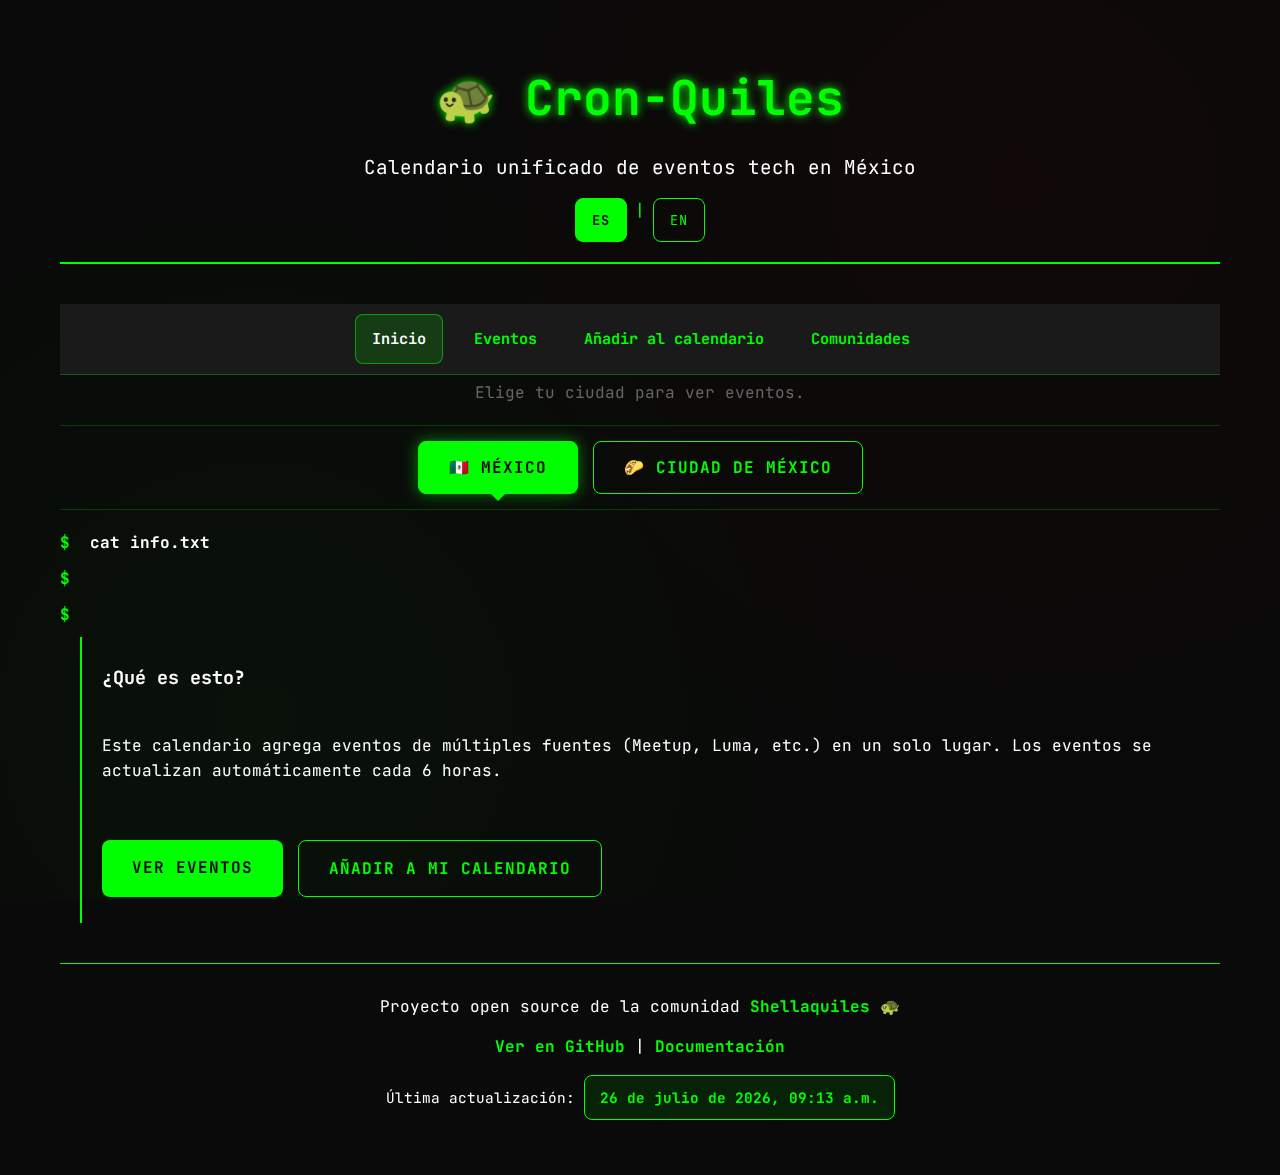
<file: index.html>
<!DOCTYPE html>
<html lang="es">
<head>
    <meta charset="UTF-8">
    <meta name="viewport" content="width=device-width, initial-scale=1.0">
    <link rel="icon" href="data:image/svg+xml,<svg xmlns='http://www.w3.org/2000/svg' viewBox='0 0 100 100'><text y='.9em' font-size='90'>🐢</text></svg>">
    <title>🐢 Cron-Quiles - Eventos Tech México</title>
    <link rel="preconnect" href="https://fonts.googleapis.com">
    <link rel="preconnect" href="https://fonts.gstatic.com" crossorigin>
    <link href="https://fonts.googleapis.com/css2?family=JetBrains+Mono:wght@400;500;600;700&display=swap" rel="stylesheet">
    <link rel="stylesheet" href="css/styles.css">
</head>
<body>
    <div class="terminal">
        <div class="terminal-header">
            <div class="terminal-title">🐢 Cron-Quiles</div>
            <div class="terminal-subtitle" data-i18n="site.subtitle">Calendario unificado de eventos tech en México</div>
            <div class="lang-switcher">
                <button class="lang-btn active" data-lang="es" aria-label="Español">ES</button>
                <span class="lang-separator">|</span>
                <button class="lang-btn" data-lang="en" aria-label="English">EN</button>
            </div>
        </div>

        <nav class="section-nav" aria-label="Navegación principal">
            <a href="index.html" class="section-nav-link active" data-i18n="nav.linkInicio">Inicio</a>
            <a href="eventos.html" class="section-nav-link" data-i18n="nav.linkEventos">Eventos</a>
            <a href="suscribir.html" class="section-nav-link" data-i18n="nav.linkSuscribir">Añadir al calendario</a>
            <a href="comunidades.html" class="section-nav-link" data-i18n="nav.linkComunidades">Comunidades</a>
        </nav>

        <p class="welcome-hint" data-i18n="hint.welcome">Elige tu ciudad para ver eventos.</p>

        <div class="city-tabs">
            <div class="events-loading">...</div>
        </div>

        <div class="home-content">
            <!-- Comando 1: Qué es Cron-Quiles -->
            <div class="prompt">
                <span class="cursor">$</span>
                <span class="command-text">cat info.txt</span>
            </div>
            <div class="output" id="section-info">
                <p>Cron-Quiles es el agregador de eventos técnicos más audaz de México. 
                Nuestra misión es que nadie se pierda un meetup por falta de visibilidad.</p>
            </div>

            <!-- Comando 2: Actividades -->
            <div class="prompt">
                <span class="cursor">$</span>
                <span class="command-text">ls actividades/</span>
            </div>
            <div class="output" id="section-actividades">
                <p>Explora meetups, talleres y conferencias en las principales ciudades tecnológicas del país.</p>
            </div>
            <!-- Comando 3: Organización -->
            <div class="prompt">
                <span class="cursor">$</span>
                <span class="command-text">finger shellaquiles</span>
            </div>
            <div class="output" id="section-shellaquiles">
                <p><strong>Shellaquiles</strong> es el gremio supremo que orquesta Cron-Quiles. 
                Dedicados a la democratización del conocimiento técnico y el código abierto.</p>
            </div>
        </div>

        <div class="landing-block output">
            <h2 class="friendly-heading" data-i18n="hint.whatIsThis">¿Qué es esto?</h2>
            <p data-i18n="desc.content">
                Este calendario agrega eventos de múltiples fuentes (Meetup, Luma, etc.)
                en un solo lugar. Los eventos se actualizan automáticamente cada 6 horas.
            </p>
            <div class="btn-group landing-ctas">
                <a href="eventos.html" id="btn-ver-eventos" class="btn" data-i18n="landing.verEventos">Ver eventos</a>
                <a href="suscribir.html" class="btn btn-secondary" data-i18n="landing.anadirCalendario">Añadir a mi calendario</a>
            </div>
        </div>

        <div class="footer">
            <p>
                <span data-i18n="footer.project">Proyecto open source de la comunidad</span> <strong><a href="https://shellaquiles.org"> Shellaquiles</a></strong> 🐢
            </p>
            <p style="margin-top: var(--spacing-md);">
                <a href="https://github.com/shellaquiles/cron-quiles" data-i18n="footer.github">Ver en GitHub</a> |
                <a href="https://github.com/shellaquiles/cron-quiles/blob/main/README.md" data-i18n="footer.docs">Documentación</a>
            </p>
            <p style="margin-top: var(--spacing-md); font-size: 0.9em;">
                <span data-i18n="footer.lastUpdate">Última actualización:</span> <span class="last-update" id="last-update" data-i18n="footer.loading">Cargando...</span>
            </p>
        </div>
    </div>

    <script type="module" src="js/app.js"></script>
</body>
</html>
</file>
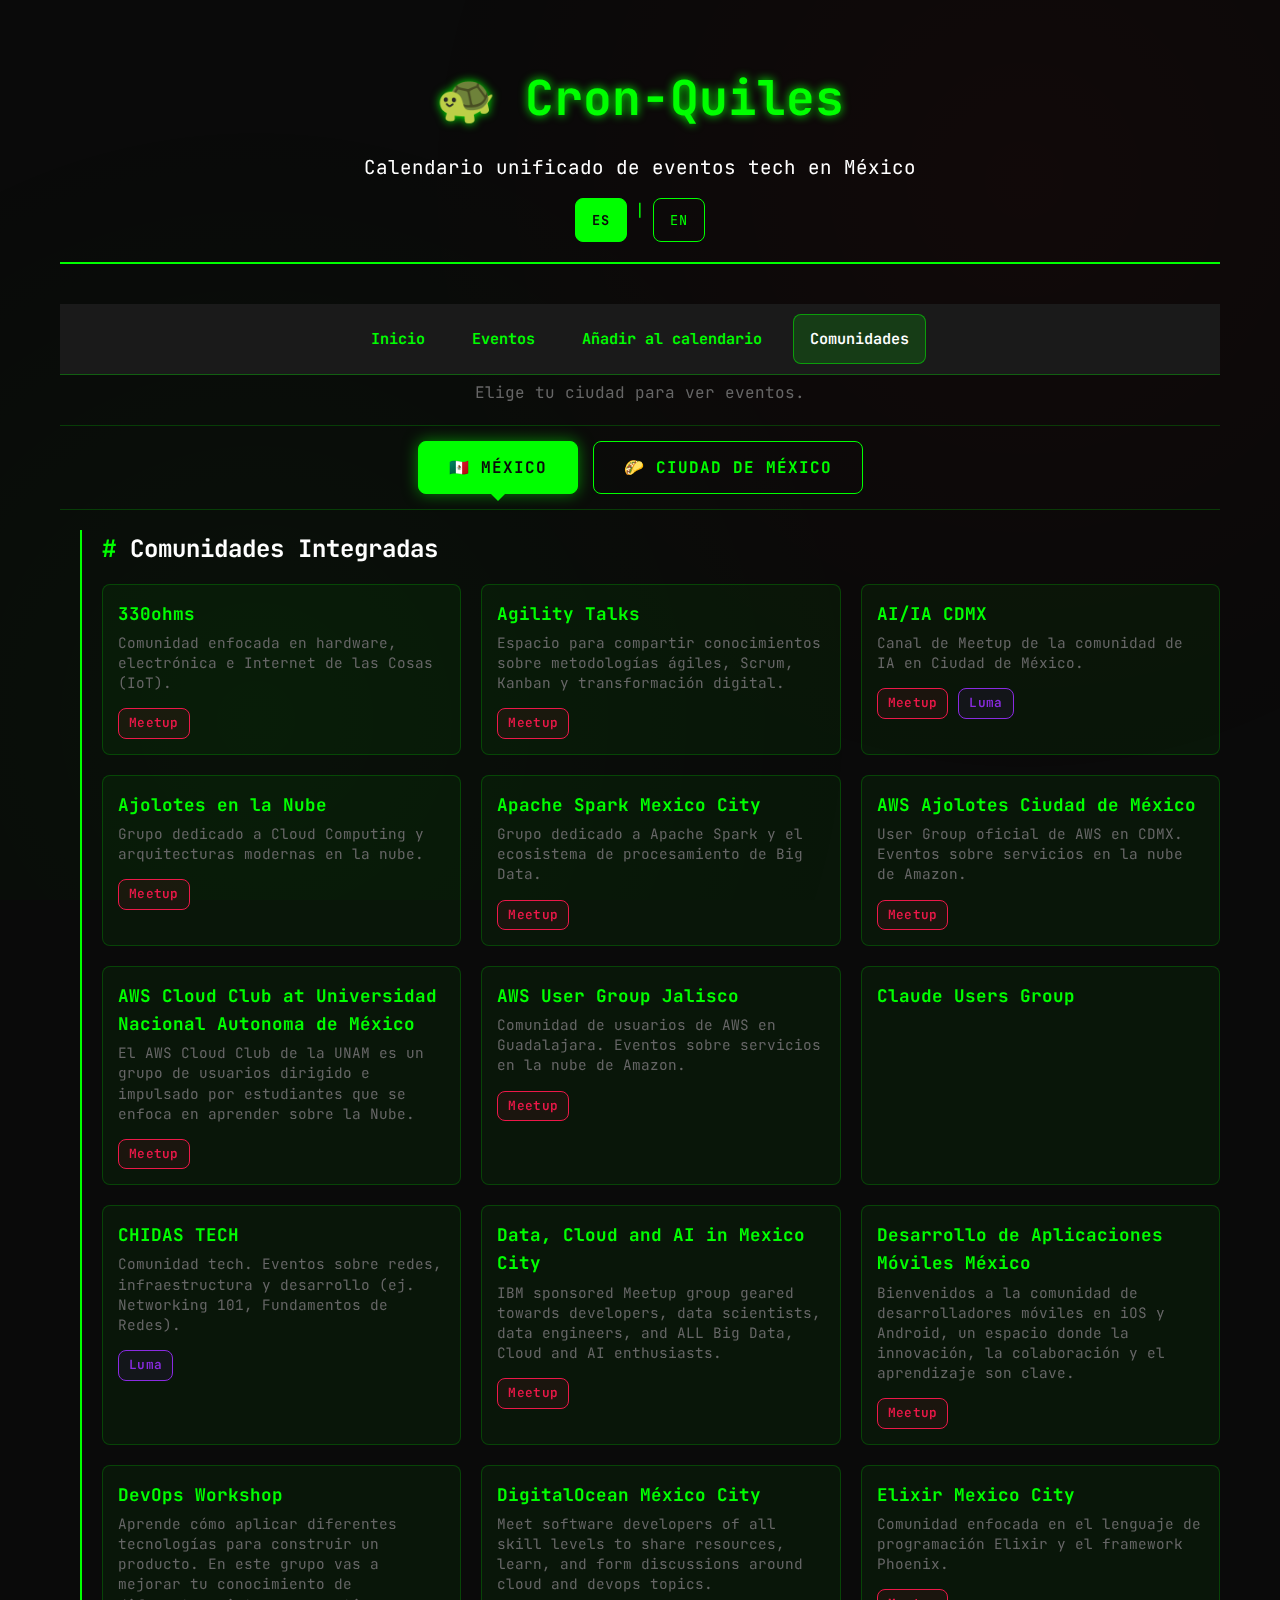
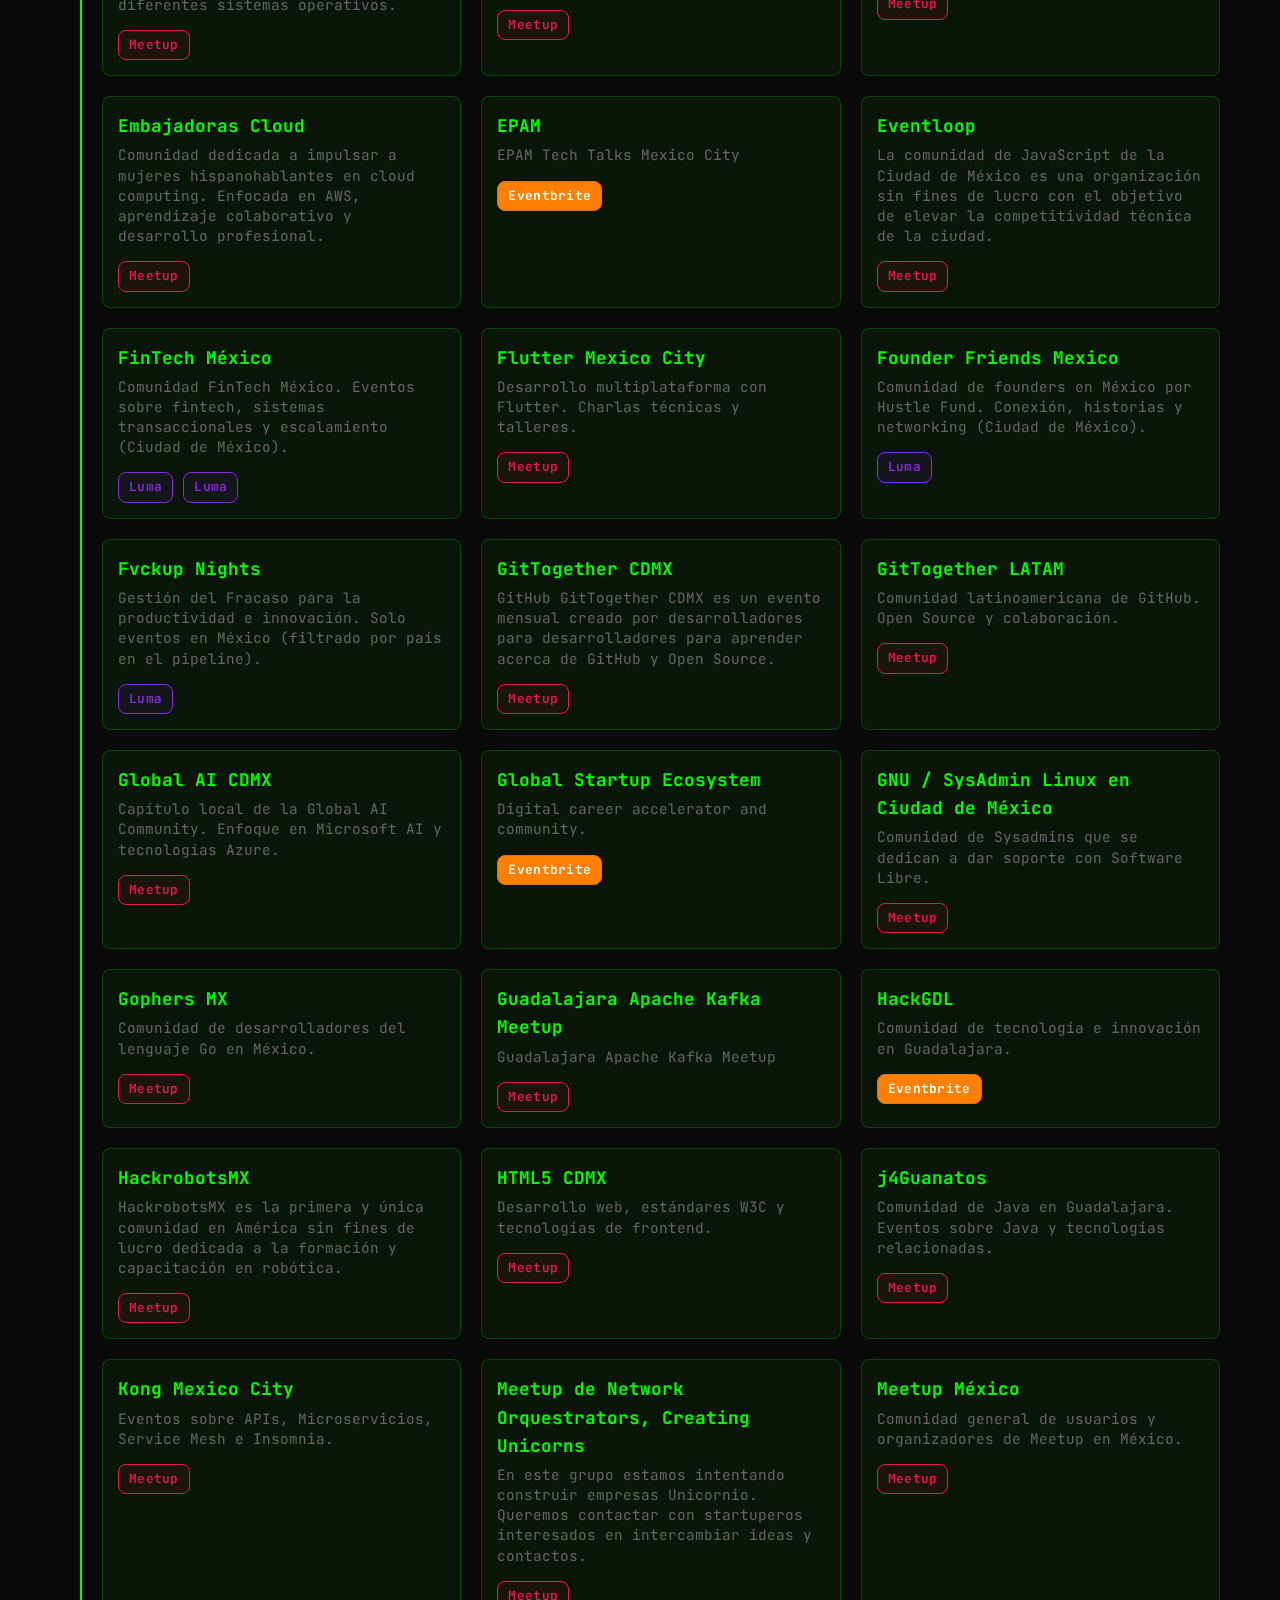
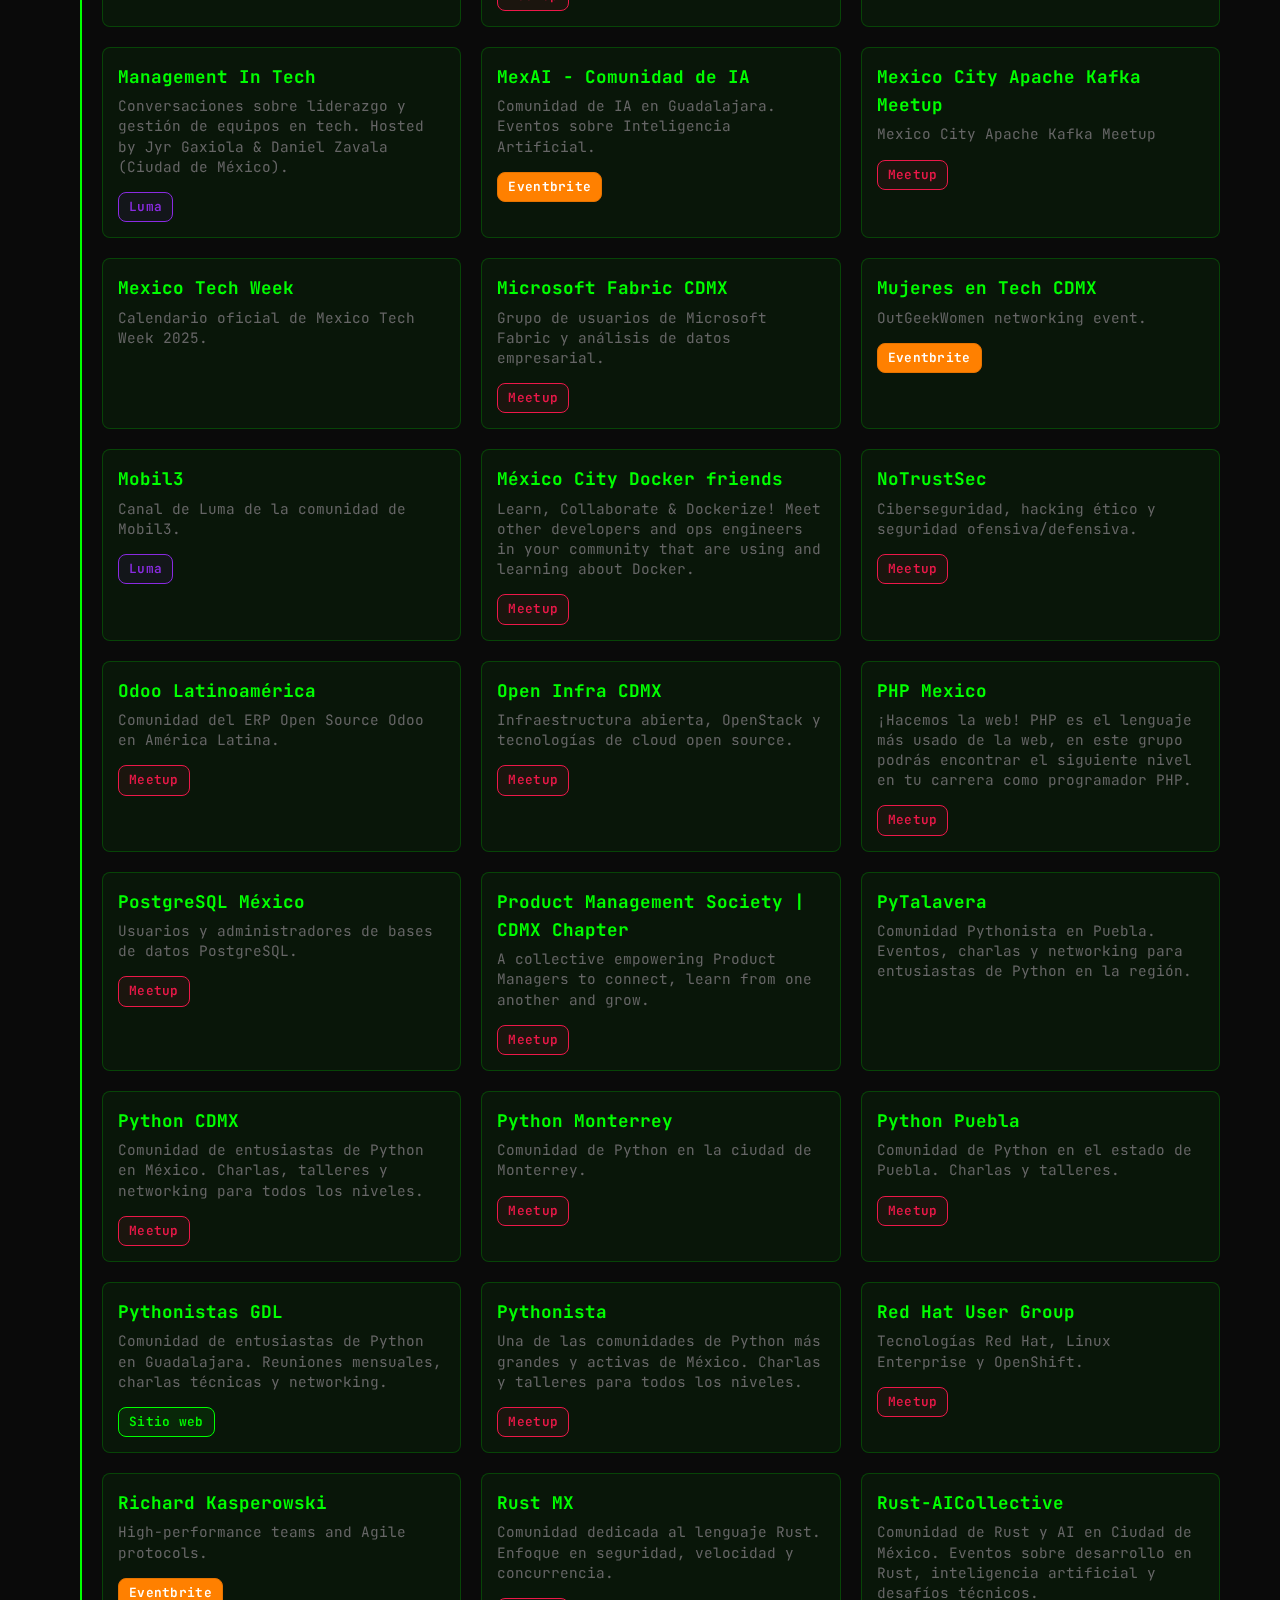
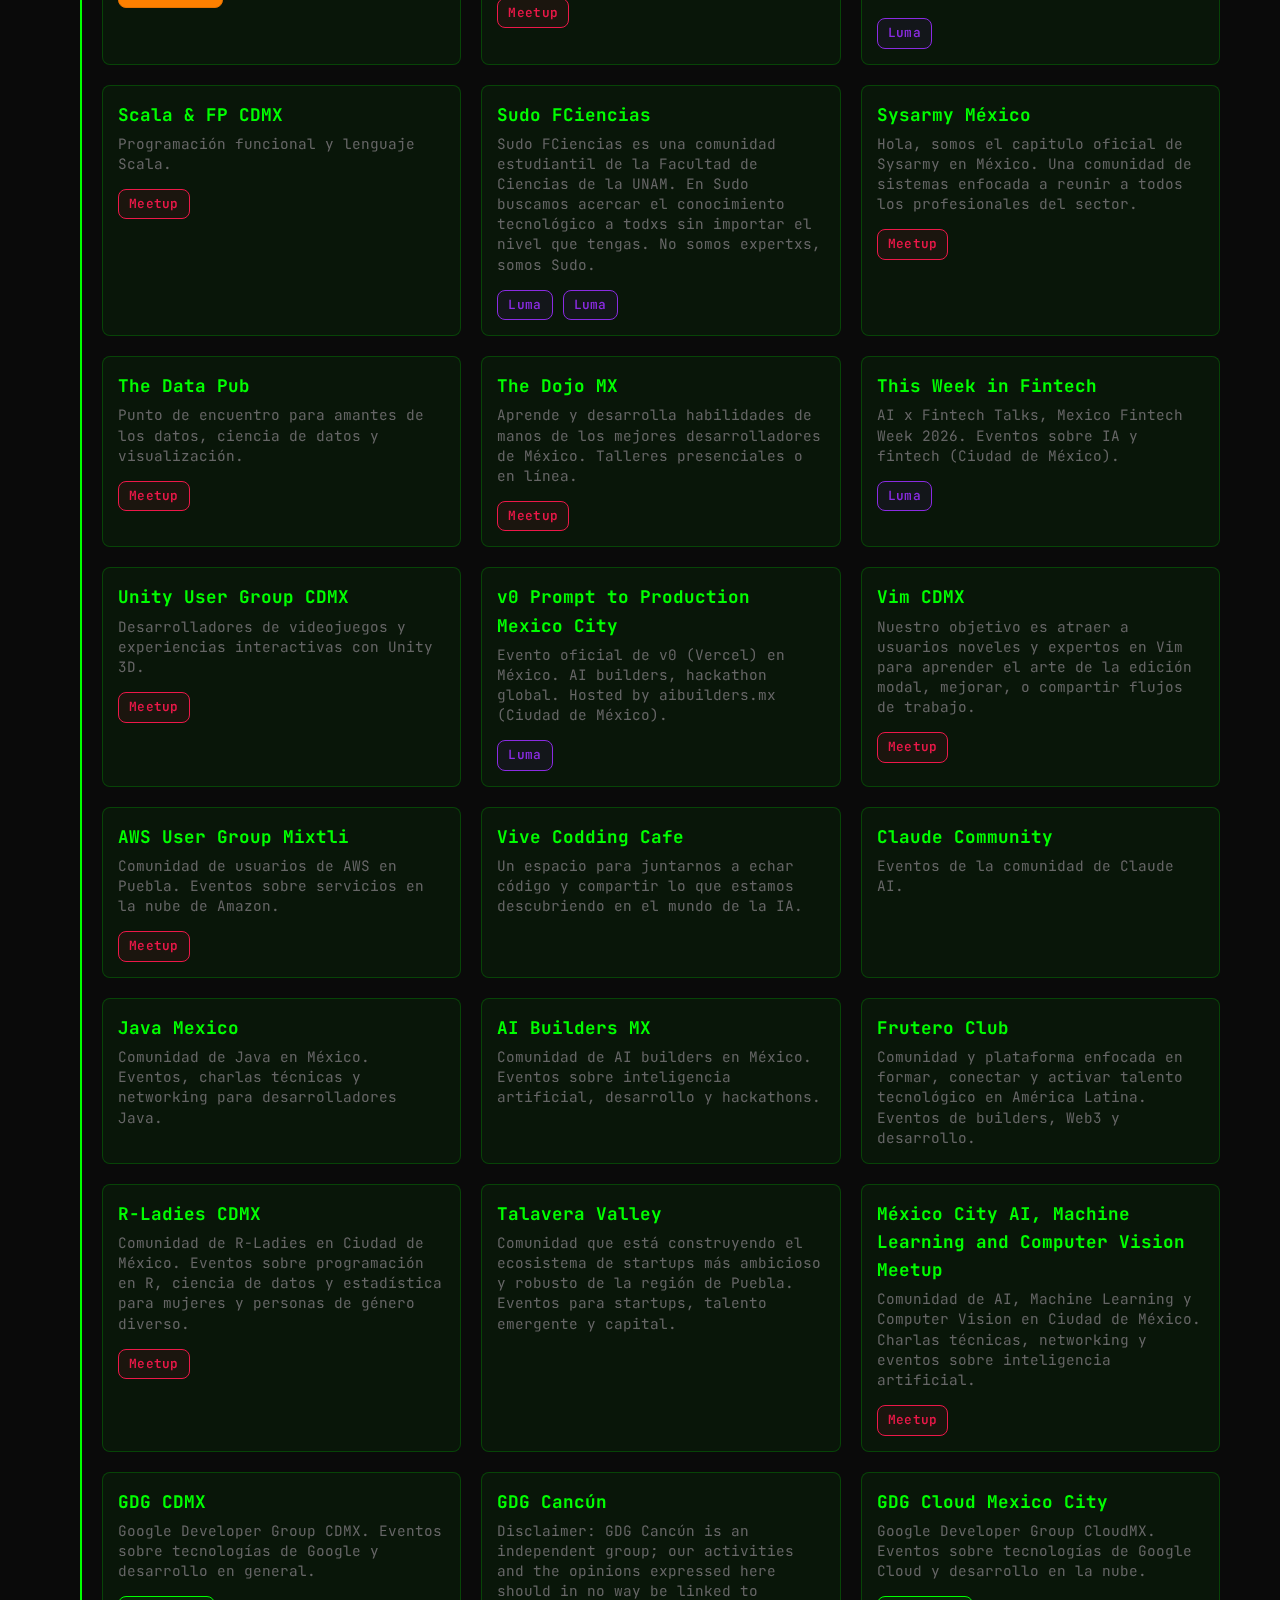
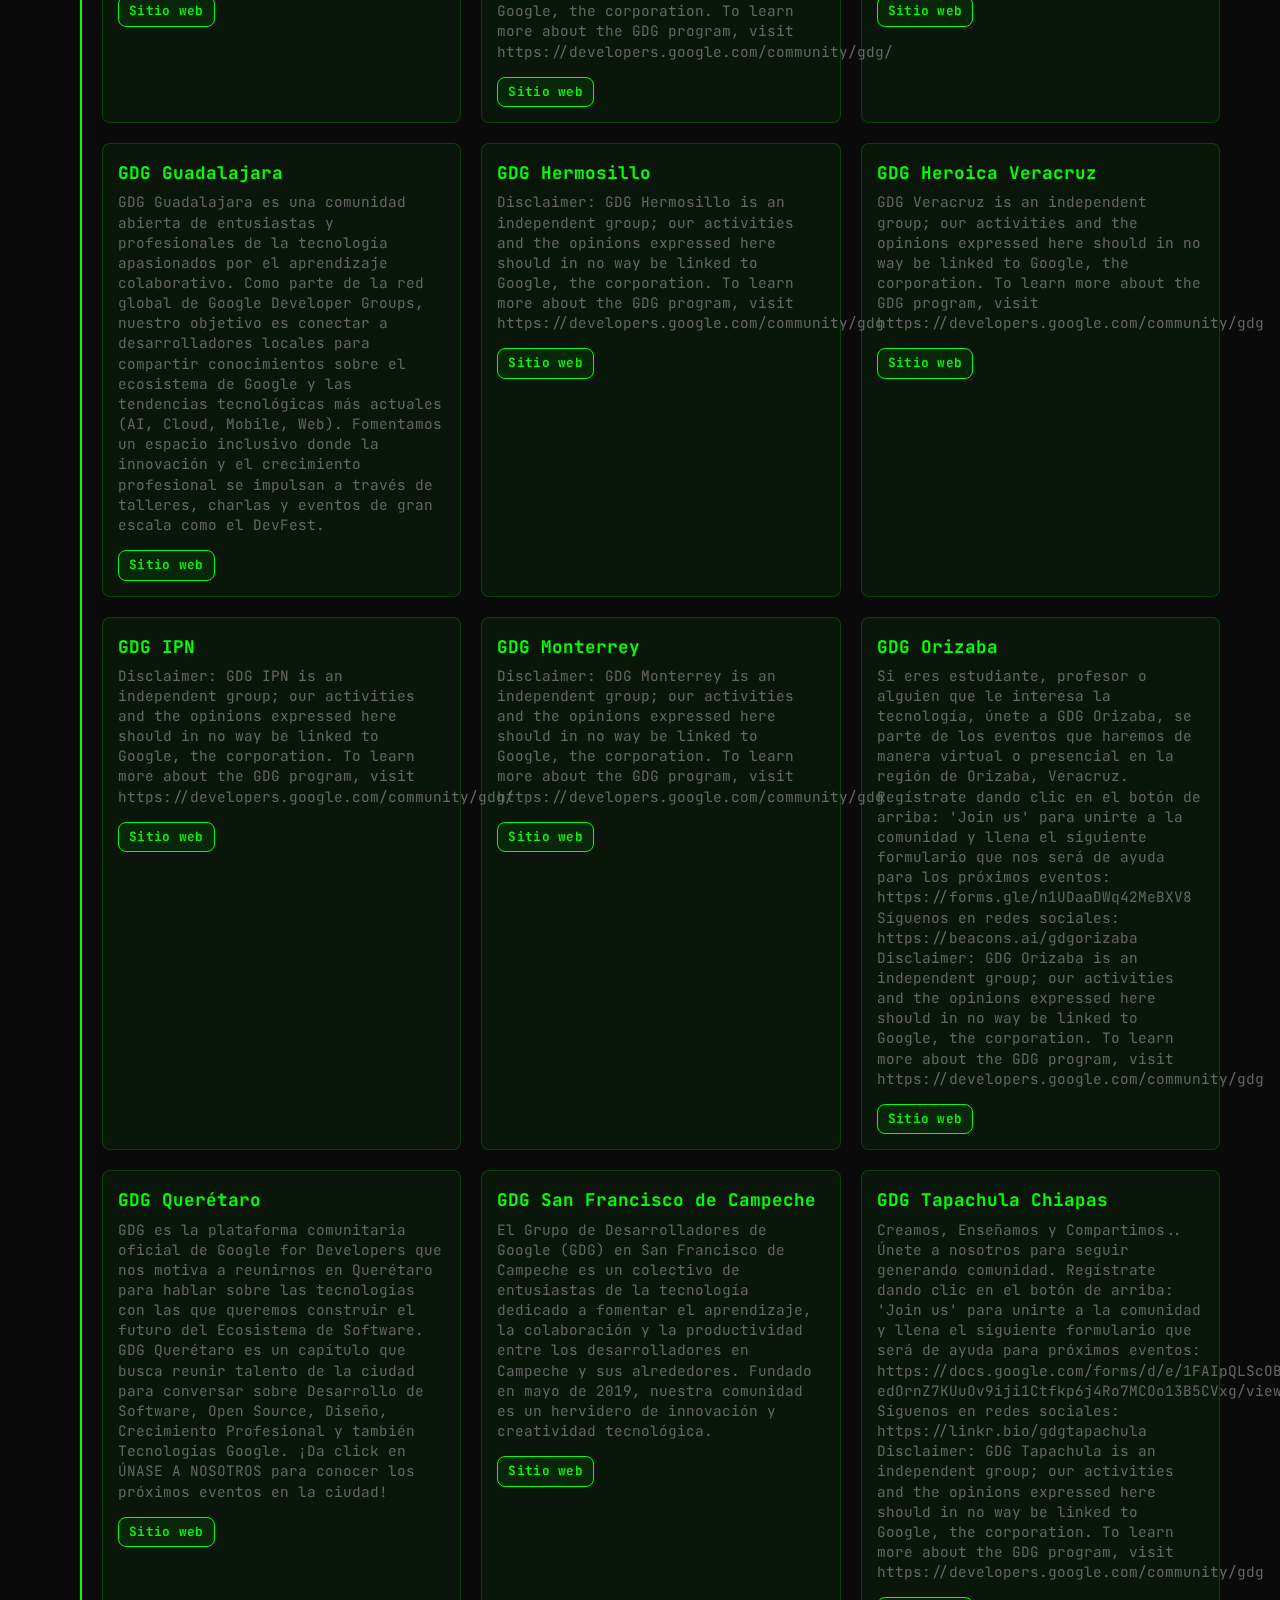
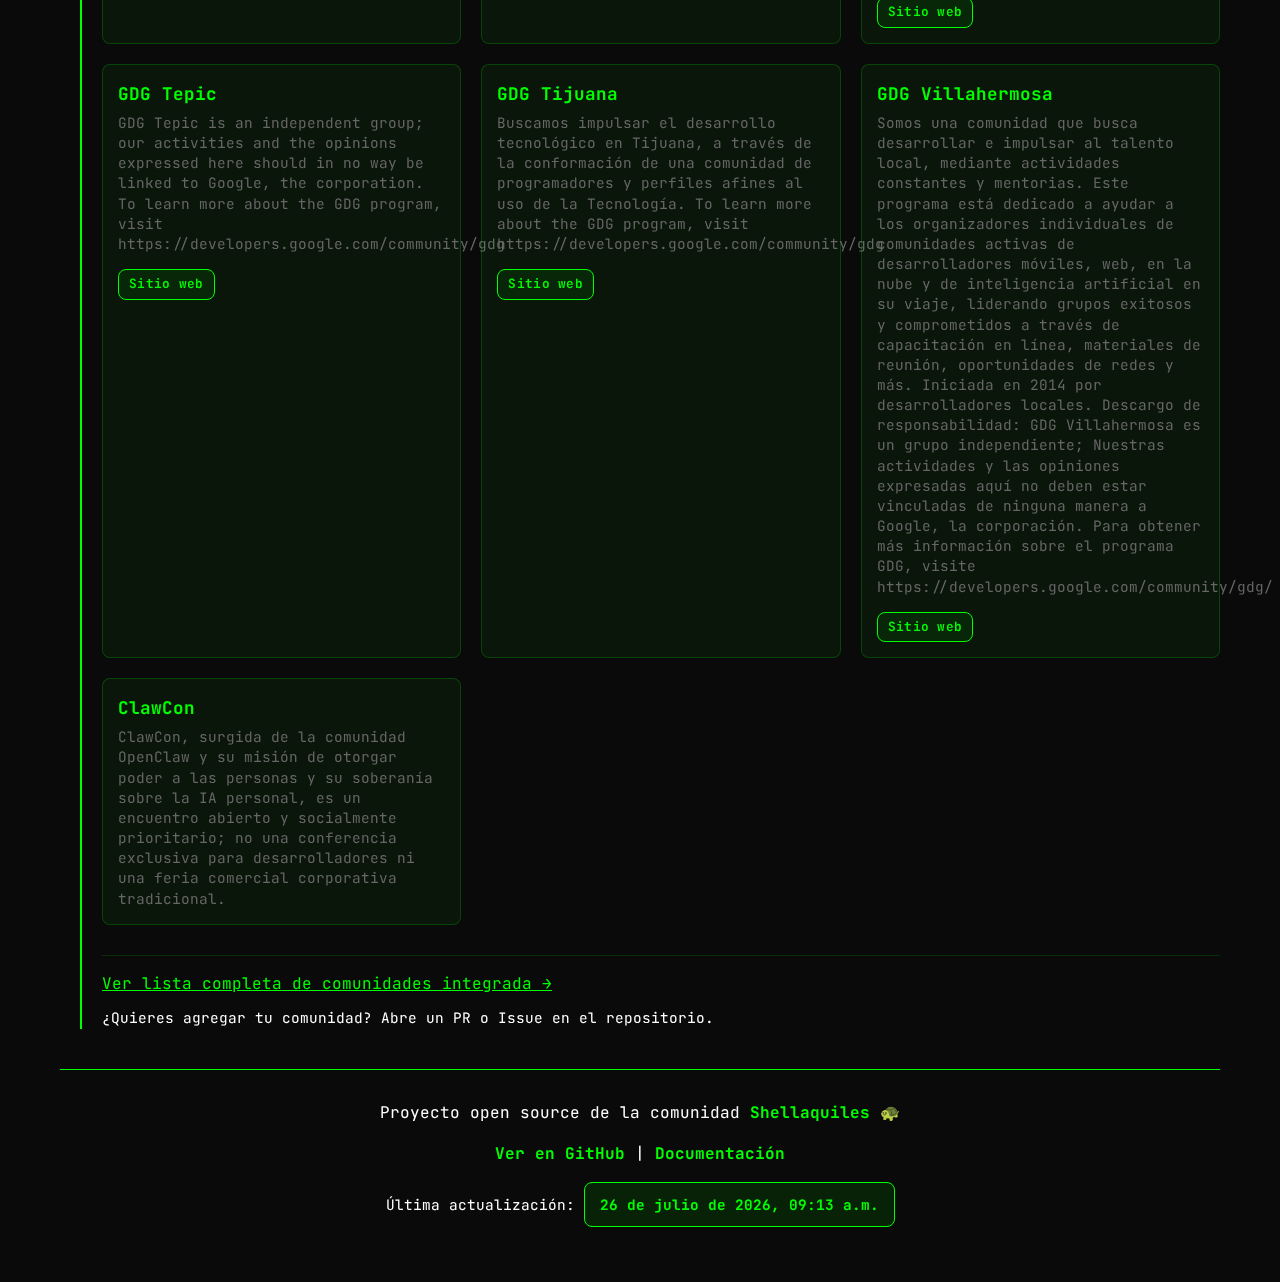
<file: comunidades.html>
<!DOCTYPE html>
<html lang="es">
<head>
    <meta charset="UTF-8">
    <meta name="viewport" content="width=device-width, initial-scale=1.0">
    <link rel="icon" href="data:image/svg+xml,<svg xmlns='http://www.w3.org/2000/svg' viewBox='0 0 100 100'><text y='.9em' font-size='90'>🐢</text></svg>">
    <title>Comunidades - Cron-Quiles</title>
    <link rel="preconnect" href="https://fonts.googleapis.com">
    <link rel="preconnect" href="https://fonts.gstatic.com" crossorigin>
    <link href="https://fonts.googleapis.com/css2?family=JetBrains+Mono:wght@400;500;600;700&display=swap" rel="stylesheet">
    <link rel="stylesheet" href="css/styles.css">
</head>
<body>
    <div class="terminal">
        <div class="terminal-header">
            <div class="terminal-title">🐢 Cron-Quiles</div>
            <div class="terminal-subtitle" data-i18n="site.subtitle">Calendario unificado de eventos tech en México</div>
            <div class="lang-switcher">
                <button class="lang-btn active" data-lang="es" aria-label="Español">ES</button>
                <span class="lang-separator">|</span>
                <button class="lang-btn" data-lang="en" aria-label="English">EN</button>
            </div>
        </div>

        <nav class="section-nav" aria-label="Navegación principal">
            <a href="index.html" class="section-nav-link" data-i18n="nav.linkInicio">Inicio</a>
            <a href="eventos.html" class="section-nav-link" data-i18n="nav.linkEventos">Eventos</a>
            <a href="suscribir.html" class="section-nav-link" data-i18n="nav.linkSuscribir">Añadir al calendario</a>
            <a href="comunidades.html" class="section-nav-link active" data-i18n="nav.linkComunidades">Comunidades</a>
        </nav>

        <p class="welcome-hint" data-i18n="hint.welcome">Elige tu ciudad para ver eventos.</p>

        <div class="city-tabs">
            <div class="events-loading">...</div>
        </div>

        <section class="communities-section">
            <h2 class="section-title">
                <span class="prompt-char">#</span> <span data-i18n="section.communities">Comunidades Integradas</span>
            </h2>
            <div id="communities-grid" class="communities-grid">
                <!-- Cargado por JS según ciudad -->
            </div>
            <div class="communities-footer">
                <a href="https://github.com/shellaquiles/cron-quiles/blob/main/docs/COMMUNITIES.md" target="_blank" rel="noopener" class="link-underline" data-i18n="communities.viewAll">Ver lista completa de comunidades integrada →</a>
                <p class="communities-add" data-i18n="communities.addYours">¿Quieres agregar tu comunidad? Abre un PR o Issue en el repositorio.</p>
            </div>
        </section>

        <div class="footer">
            <p>
                <span data-i18n="footer.project">Proyecto open source de la comunidad</span> <strong><a href="https://shellaquiles.org"> Shellaquiles</a></strong> 🐢
            </p>
            <p style="margin-top: var(--spacing-md);">
                <a href="https://github.com/shellaquiles/cron-quiles" data-i18n="footer.github">Ver en GitHub</a> |
                <a href="https://github.com/shellaquiles/cron-quiles/blob/main/README.md" data-i18n="footer.docs">Documentación</a>
            </p>
            <p style="margin-top: var(--spacing-md); font-size: 0.9em;">
                <span data-i18n="footer.lastUpdate">Última actualización:</span> <span class="last-update" id="last-update" data-i18n="footer.loading">Cargando...</span>
            </p>
        </div>
    </div>

    <script type="module" src="js/app.js"></script>
</body>
</html>
</file>
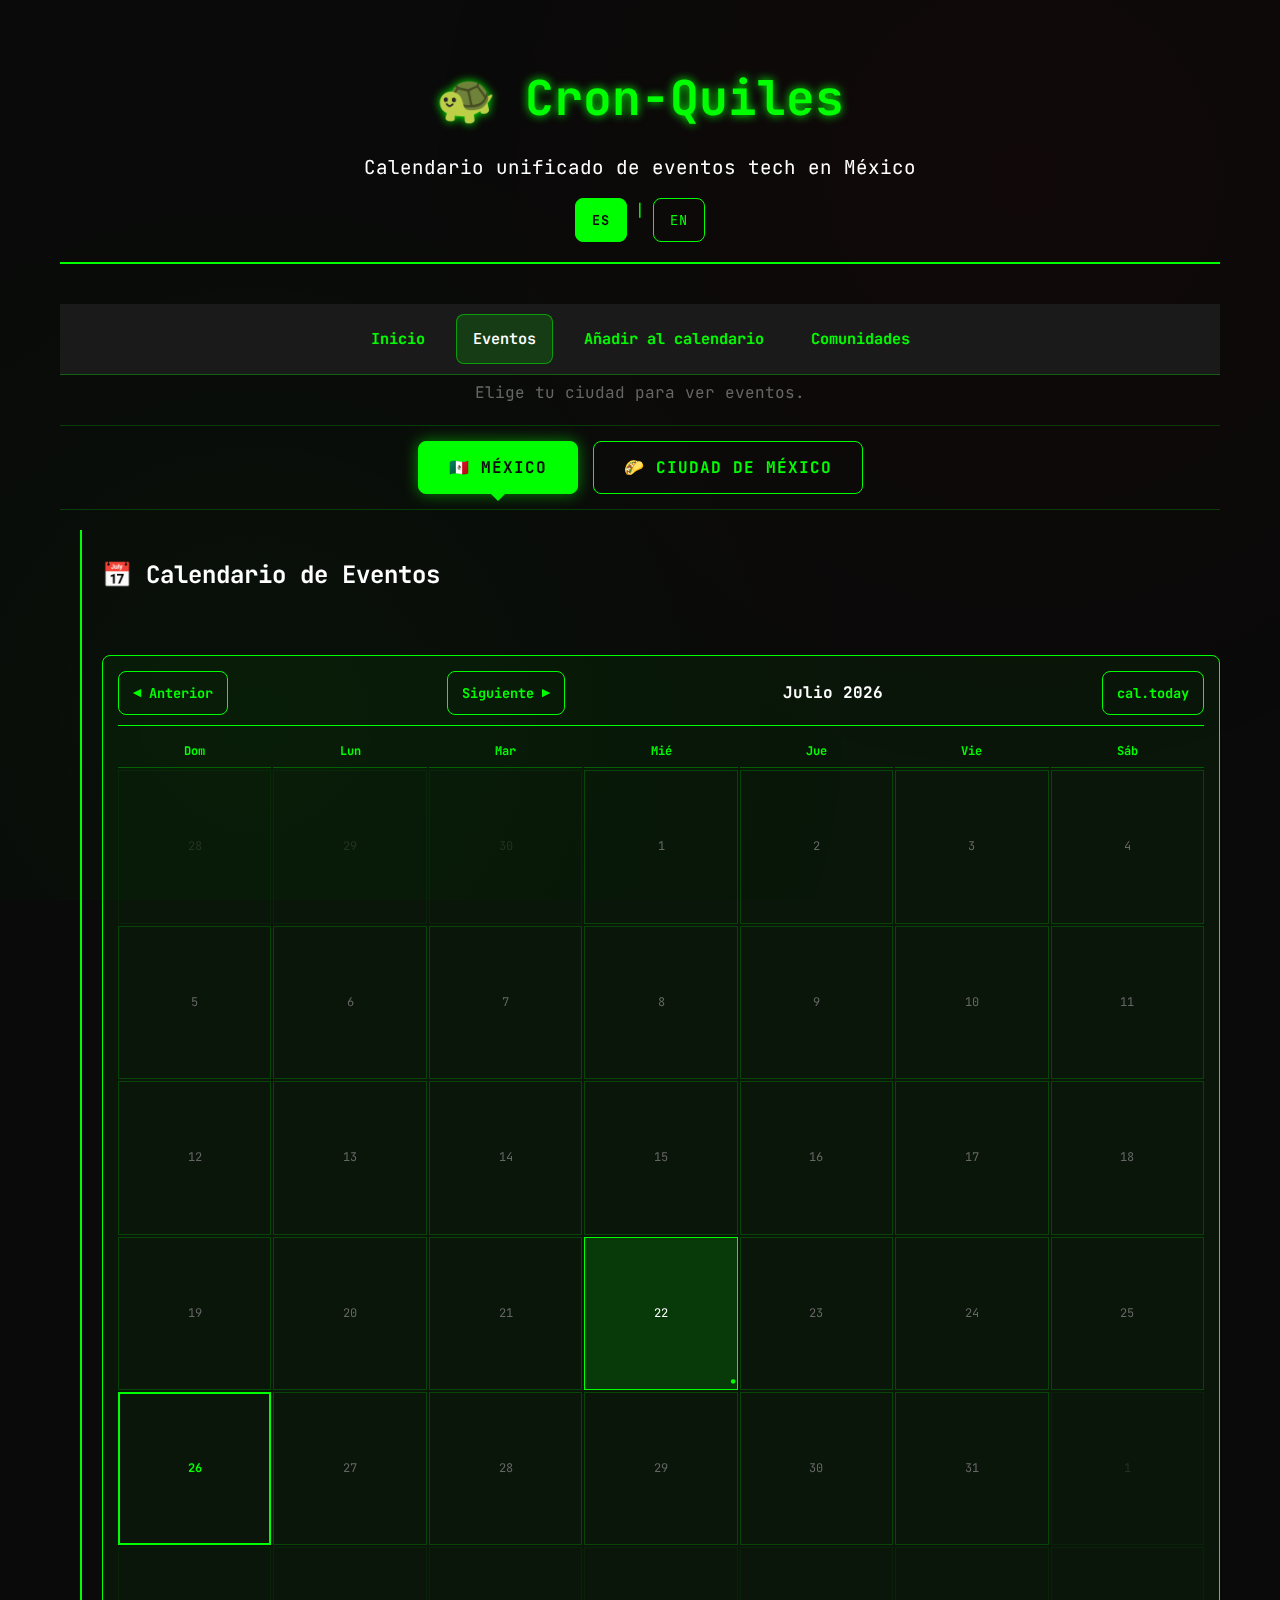
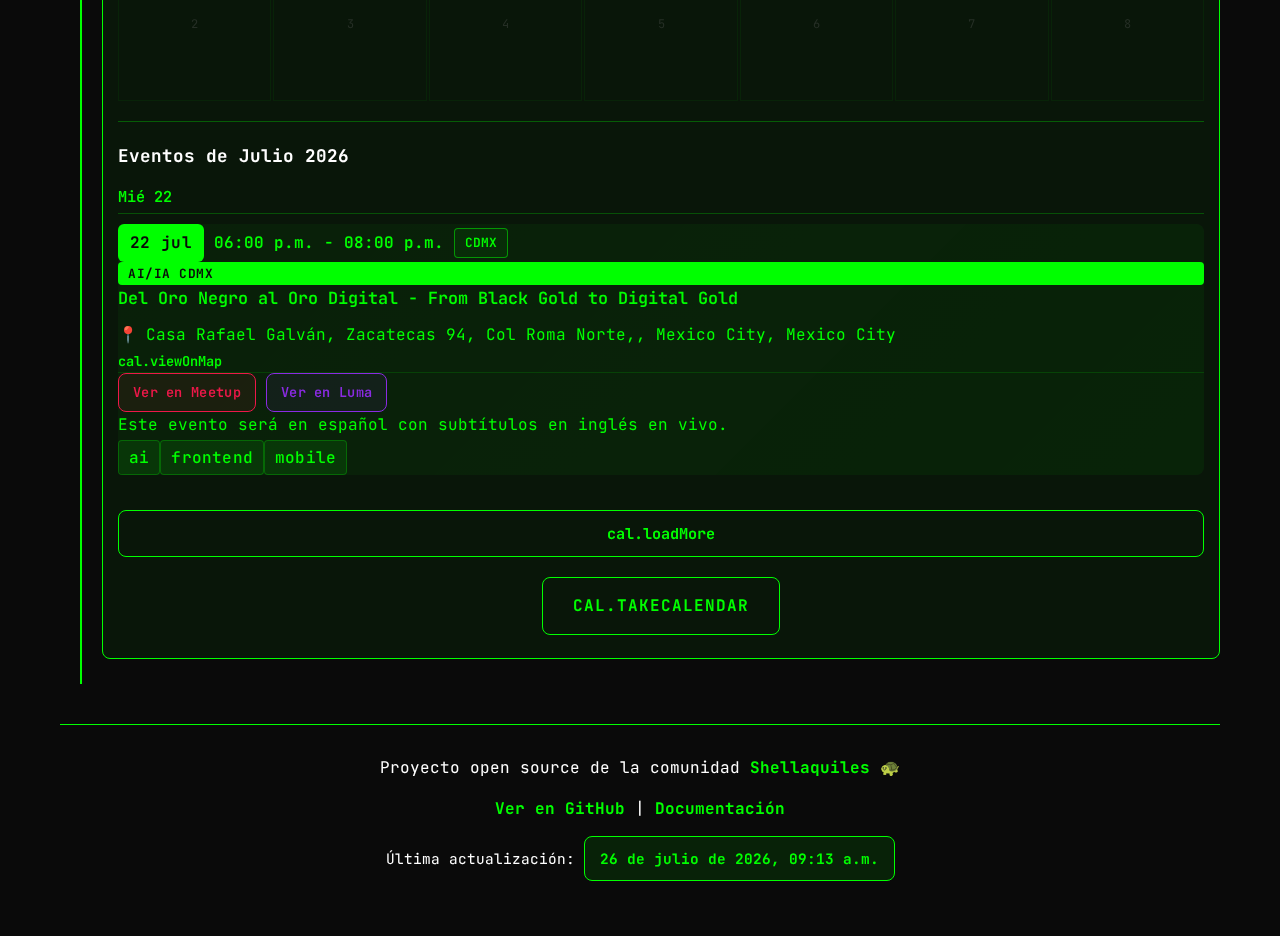
<file: eventos.html>
<!DOCTYPE html>
<html lang="es">
<head>
    <meta charset="UTF-8">
    <meta name="viewport" content="width=device-width, initial-scale=1.0">
    <link rel="icon" href="data:image/svg+xml,<svg xmlns='http://www.w3.org/2000/svg' viewBox='0 0 100 100'><text y='.9em' font-size='90'>🐢</text></svg>">
    <title>Eventos - Cron-Quiles</title>
    <link rel="preconnect" href="https://fonts.googleapis.com">
    <link rel="preconnect" href="https://fonts.gstatic.com" crossorigin>
    <link href="https://fonts.googleapis.com/css2?family=JetBrains+Mono:wght@400;500;600;700&display=swap" rel="stylesheet">
    <link rel="stylesheet" href="css/styles.css">
</head>
<body>
    <div class="terminal">
        <div class="terminal-header">
            <div class="terminal-title">🐢 Cron-Quiles</div>
            <div class="terminal-subtitle" data-i18n="site.subtitle">Calendario unificado de eventos tech en México</div>
            <div class="lang-switcher">
                <button class="lang-btn active" data-lang="es" aria-label="Español">ES</button>
                <span class="lang-separator">|</span>
                <button class="lang-btn" data-lang="en" aria-label="English">EN</button>
            </div>
        </div>

        <nav class="section-nav" aria-label="Navegación principal">
            <a href="index.html" class="section-nav-link" data-i18n="nav.linkInicio">Inicio</a>
            <a href="eventos.html" class="section-nav-link active" data-i18n="nav.linkEventos">Eventos</a>
            <a href="suscribir.html" class="section-nav-link" data-i18n="nav.linkSuscribir">Añadir al calendario</a>
            <a href="comunidades.html" class="section-nav-link" data-i18n="nav.linkComunidades">Comunidades</a>
        </nav>

        <p class="welcome-hint" data-i18n="hint.welcome">Elige tu ciudad para ver eventos.</p>

        <div class="city-tabs">
            <div class="events-loading">...</div>
        </div>

        <div id="eventos" class="output">
            <h2 data-i18n="calendar.title">📅 Calendario de Eventos</h2>
            <div id="calendar-container" class="calendar-container">
                <div class="events-loading" data-i18n="calendar.loading">Cargando calendario...</div>
            </div>
        </div>

        <div class="footer">
            <p>
                <span data-i18n="footer.project">Proyecto open source de la comunidad</span> <strong><a href="https://shellaquiles.org"> Shellaquiles</a></strong> 🐢
            </p>
            <p style="margin-top: var(--spacing-md);">
                <a href="https://github.com/shellaquiles/cron-quiles" data-i18n="footer.github">Ver en GitHub</a> |
                <a href="https://github.com/shellaquiles/cron-quiles/blob/main/README.md" data-i18n="footer.docs">Documentación</a>
            </p>
            <p style="margin-top: var(--spacing-md); font-size: 0.9em;">
                <span data-i18n="footer.lastUpdate">Última actualización:</span> <span class="last-update" id="last-update" data-i18n="footer.loading">Cargando...</span>
            </p>
        </div>
    </div>

    <script type="module" src="js/app.js?v=2"></script>
</body>
</html>
</file>
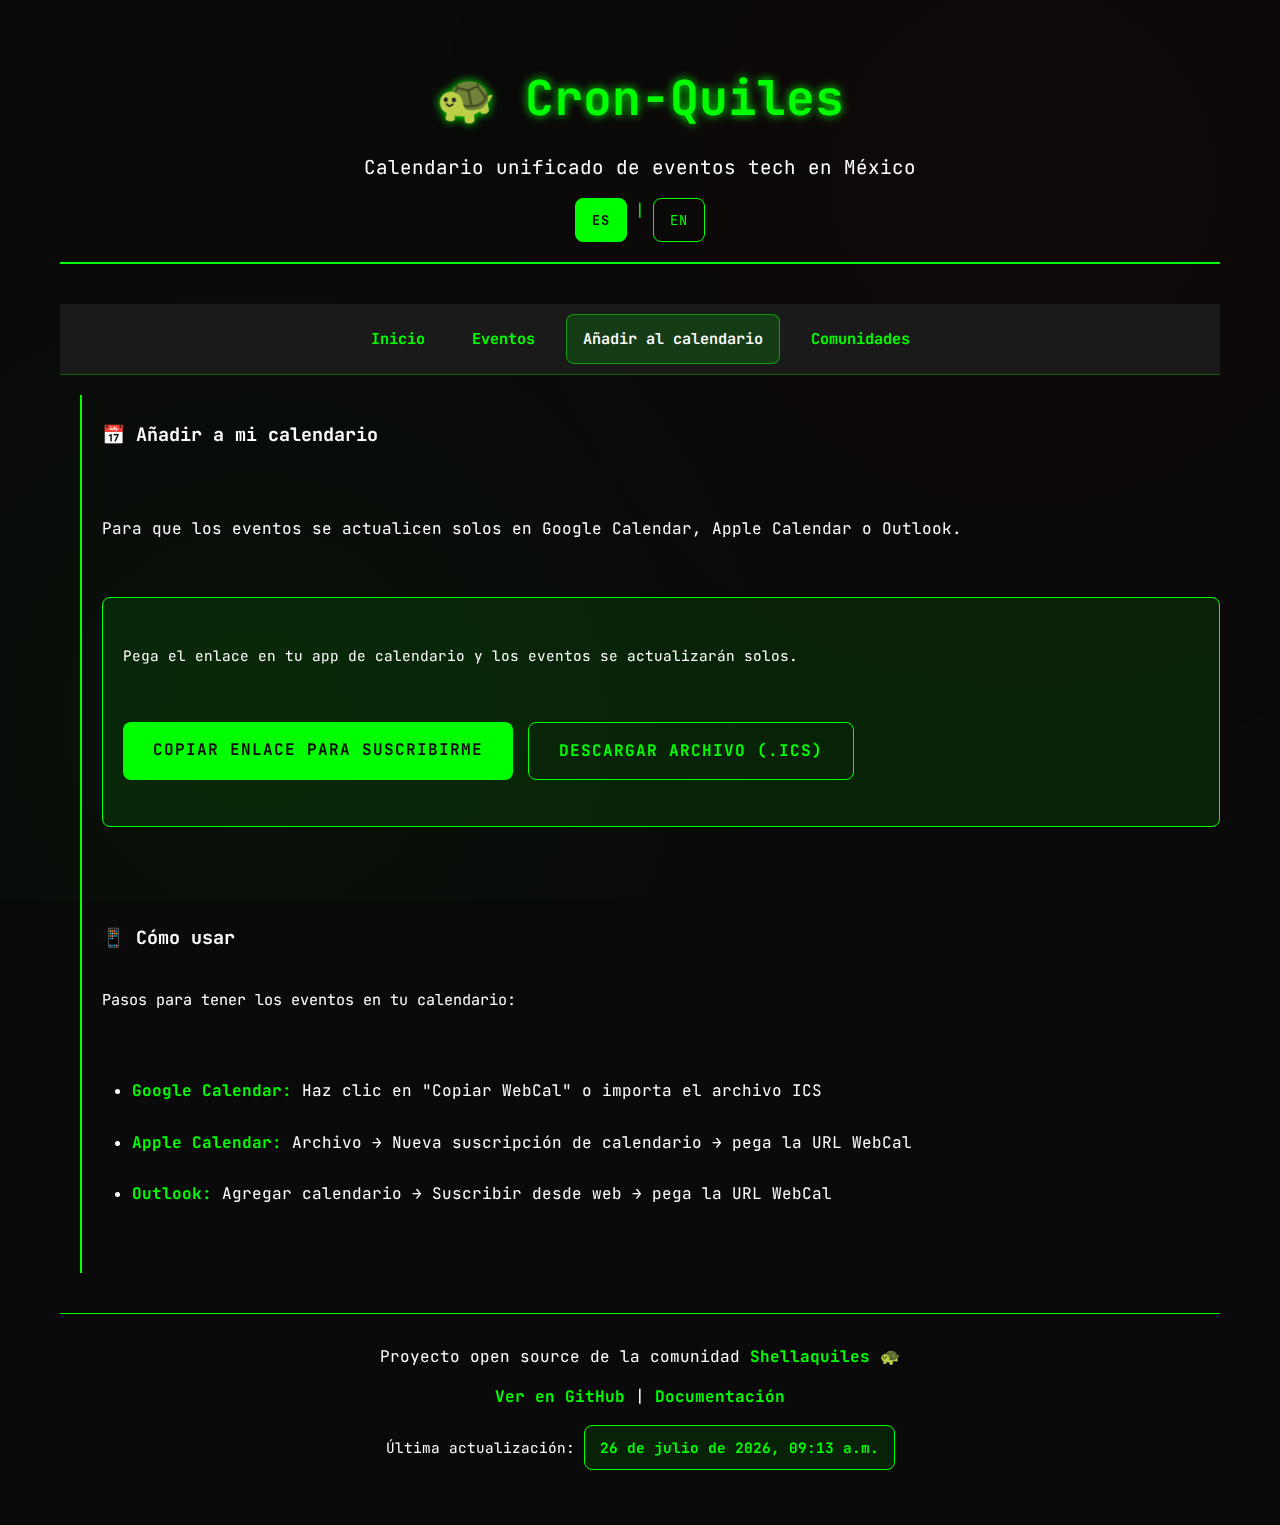
<file: suscribir.html>
<!DOCTYPE html>
<html lang="es">
<head>
    <meta charset="UTF-8">
    <meta name="viewport" content="width=device-width, initial-scale=1.0">
    <link rel="icon" href="data:image/svg+xml,<svg xmlns='http://www.w3.org/2000/svg' viewBox='0 0 100 100'><text y='.9em' font-size='90'>🐢</text></svg>">
    <title>Añadir al calendario - Cron-Quiles</title>
    <link rel="preconnect" href="https://fonts.googleapis.com">
    <link rel="preconnect" href="https://fonts.gstatic.com" crossorigin>
    <link href="https://fonts.googleapis.com/css2?family=JetBrains+Mono:wght@400;500;600;700&display=swap" rel="stylesheet">
    <link rel="stylesheet" href="css/styles.css">
</head>
<body>
    <div class="terminal">
        <div class="terminal-header">
            <div class="terminal-title">🐢 Cron-Quiles</div>
            <div class="terminal-subtitle" data-i18n="site.subtitle">Calendario unificado de eventos tech en México</div>
            <div class="lang-switcher">
                <button class="lang-btn active" data-lang="es" aria-label="Español">ES</button>
                <span class="lang-separator">|</span>
                <button class="lang-btn" data-lang="en" aria-label="English">EN</button>
            </div>
        </div>

        <nav class="section-nav" aria-label="Navegación principal">
            <a href="index.html" class="section-nav-link" data-i18n="nav.linkInicio">Inicio</a>
            <a href="eventos.html" class="section-nav-link" data-i18n="nav.linkEventos">Eventos</a>
            <a href="suscribir.html" class="section-nav-link active" data-i18n="nav.linkSuscribir">Añadir al calendario</a>
            <a href="comunidades.html" class="section-nav-link" data-i18n="nav.linkComunidades">Comunidades</a>
        </nav>

        <div class="output suscribir-block">
            <h2 class="friendly-heading">📅 <span data-i18n="section.addCalendar">Añadir a mi calendario</span></h2>
            <p data-i18n="section.addCalendarLead">
                Para que los eventos se actualicen solos en Google Calendar, Apple Calendar o Outlook.
            </p>
            <div class="download-card">
                <p class="download-hint" data-i18n="btn.copy.webcal.hint">Pega el enlace en tu app de calendario y los eventos se actualizarán solos.</p>
                <div class="btn-group">
                    <a href="#" id="webcal-btn" class="btn" data-i18n="btn.copy.webcal.plain">Copiar enlace para suscribirme</a>
                    <a href="data/cronquiles-mexico.ics" id="download-ics-btn" class="btn btn-secondary" download data-i18n="btn.download.ics.plain">Descargar archivo (.ics)</a>
                </div>
            </div>

            <h3 class="friendly-heading" style="margin-top: var(--spacing-xl);">📱 <span data-i18n="section.howto">Cómo usar</span></h3>
            <p class="howto-lead" data-i18n="section.howtoLead">Pasos para tener los eventos en tu calendario:</p>
            <ul>
                <li><strong>Google Calendar:</strong> <span data-i18n="howto.google">Haz clic en "Copiar enlace" y pega la URL en Añadir calendario → Por URL</span></li>
                <li><strong>Apple Calendar:</strong> <span data-i18n="howto.apple">Archivo → Nueva suscripción de calendario → pega la URL</span></li>
                <li><strong>Outlook:</strong> <span data-i18n="howto.outlook">Agregar calendario → Suscribir desde web → pega la URL</span></li>
            </ul>
        </div>

        <div class="footer">
            <p>
                <span data-i18n="footer.project">Proyecto open source de la comunidad</span> <strong><a href="https://shellaquiles.org"> Shellaquiles</a></strong> 🐢
            </p>
            <p style="margin-top: var(--spacing-md);">
                <a href="https://github.com/shellaquiles/cron-quiles" data-i18n="footer.github">Ver en GitHub</a> |
                <a href="https://github.com/shellaquiles/cron-quiles/blob/main/README.md" data-i18n="footer.docs">Documentación</a>
            </p>
            <p style="margin-top: var(--spacing-md); font-size: 0.9em;">
                <span data-i18n="footer.lastUpdate">Última actualización:</span> <span class="last-update" id="last-update" data-i18n="footer.loading">Cargando...</span>
            </p>
        </div>
    </div>

    <script type="module" src="js/app.js"></script>
</body>
</html>
</file>
<file: css/styles.css>
/**
 * Main CSS Entry Point
 */
@import 'variables.css';
@import 'layout.css';
@import 'components.css';

/* Calendar styles - kept here or could be moved to calendar.css if further split desired */
/* Calendar Events */
.events-container {
    margin-top: var(--spacing-lg);
}

.event-item {
    background: rgba(0, 255, 0, 0.05);
    border: 1px solid var(--terminal-green);
    border-left: 3px solid var(--terminal-green);
    padding: var(--spacing-md);
    margin-bottom: var(--spacing-md);
    border-radius: var(--radius-md);
    transition: all var(--transition-normal);
    position: relative;
}

.event-date {
    color: var(--terminal-green);
    font-weight: bold;
    font-size: 0.9em;
    margin-bottom: var(--spacing-xs);
}

.event-title {
    color: var(--terminal-white);
    font-weight: bold;
    font-size: 1.1em;
    margin-bottom: var(--spacing-xs);
}

.event-title a {
    color: var(--terminal-white);
    text-decoration: none;
    transition: color var(--transition-normal);
}

.event-title a:hover {
    color: var(--terminal-green);
    text-shadow: 0 0 5px var(--terminal-green);
}

.event-details {
    color: var(--terminal-gray);
    font-size: 0.9em;
    margin-top: var(--spacing-xs);
}

.event-tags {
    margin-top: var(--spacing-sm);
    display: flex;
    flex-wrap: wrap;
    gap: var(--spacing-xs);
}

.event-tag {
    background: rgba(0, 255, 0, 0.2);
    color: var(--terminal-green);
    padding: 2px 8px;
    border-radius: 4px;
    font-size: 0.75em;
    border: 1px solid var(--terminal-green);
}

.events-loading {
    color: var(--terminal-green);
    text-align: center;
    padding: var(--spacing-xl);
}

.events-error {
    color: var(--terminal-red);
    padding: var(--spacing-md);
    border: 1px solid var(--terminal-red);
    border-radius: var(--radius-md);
    background: rgba(255, 0, 0, 0.1);
}

.events-empty {
    color: var(--terminal-gray);
    text-align: center;
    padding: var(--spacing-xl);
    font-style: italic;
}

/* Calendar Grid Styles */
.calendar-container {
    margin-top: var(--spacing-lg);
    background: rgba(0, 255, 0, 0.05);
    border: 1px solid var(--terminal-green);
    border-radius: var(--radius-md);
    padding: var(--spacing-md);
    max-width: 100%;
}

/* Responsive Container Widths */
@media (min-width: 769px) {
    .calendar-container {
        max-width: 900px;
        margin-left: auto;
        margin-right: auto;
    }
}

@media (min-width: 1200px) {
    .calendar-container {
        max-width: 1200px;
    }
}

@media (min-width: 1600px) {
    .calendar-container {
        max-width: 1400px;
    }
}

.calendar-header {
    display: flex;
    justify-content: space-between;
    align-items: center;
    gap: var(--spacing-sm);
    flex-wrap: wrap;
    margin-bottom: var(--spacing-sm);
    padding-bottom: var(--spacing-sm);
    border-bottom: 1px solid var(--terminal-green);
}

.calendar-nav,
.calendar-nav-today {
    background: transparent;
    border: 1px solid var(--terminal-green);
    color: var(--terminal-green);
    padding: 10px 14px;
    min-height: 44px;
    min-width: 44px;
    cursor: pointer;
    font-family: inherit;
    font-weight: bold;
    border-radius: var(--radius-md);
    transition: all var(--transition-normal);
    font-size: 0.85em;
    display: inline-flex;
    align-items: center;
    justify-content: center;
}

.calendar-nav-icon {
    display: none;
}

.calendar-nav:hover {
    background: var(--terminal-green);
    color: var(--terminal-black);
}

.calendar-nav:focus-visible,
.calendar-nav-today:focus-visible {
    outline: 2px solid var(--terminal-green);
    outline-offset: 2px;
}

.load-more-btn {
    display: block;
    width: 100%;
    margin-top: var(--spacing-lg);
    padding: 12px;
    background: transparent;
    border: 1px solid var(--terminal-green);
    color: var(--terminal-green);
    font-family: inherit;
    font-weight: bold;
    font-size: 0.95em;
    cursor: pointer;
    border-radius: var(--radius-md);
    transition: all var(--transition-normal);
}

.load-more-btn:hover {
    background: var(--terminal-green);
    color: var(--terminal-black);
}

.calendar-title {
    color: var(--terminal-white);
    font-weight: bold;
    font-size: 1em;
    text-align: center;
    min-width: 0;
}

.calendar-grid {
    display: grid;
    grid-template-columns: repeat(7, 1fr);
    gap: 2px;
}

.calendar-day-header {
    color: var(--terminal-green);
    font-weight: bold;
    text-align: center;
    padding: 6px 2px;
    font-size: 0.75em;
    border-bottom: 1px solid rgba(0, 255, 0, 0.3);
}

.calendar-day {
    aspect-ratio: 1;
    border: 1px solid rgba(0, 255, 0, 0.2);
    padding: 2px;
    text-align: center;
    color: var(--terminal-gray);
    position: relative;
    font-size: 0.75em;
    min-height: 32px;
    display: flex;
    align-items: center;
    justify-content: center;
}

.calendar-day.other-month {
    opacity: 0.3;
}

.calendar-day.today {
    border: 2px solid var(--terminal-green);
    color: var(--terminal-green);
    font-weight: bold;
}

.calendar-day.has-events {
    background: rgba(0, 255, 0, 0.15);
    border-color: var(--terminal-green);
    color: var(--terminal-white);
}

.calendar-day.has-events::after {
    content: '●';
    position: absolute;
    bottom: 1px;
    right: 2px;
    color: var(--terminal-green);
    font-size: 0.6em;
}

/* Calendar Event List */
.calendar-events-list {
    margin-top: var(--spacing-lg);
    padding-top: var(--spacing-lg);
    border-top: 1px solid rgba(0, 255, 0, 0.3);
}

.calendar-events-list h3 {
    color: var(--terminal-white);
    margin-bottom: var(--spacing-md);
    font-size: 1.1em;
}

/* Sección por día (ancla para scroll al clic en el calendario) */
.calendar-day-events {
    scroll-margin-top: 5rem;
    margin-bottom: var(--spacing-lg);
}

.calendar-day-events-title {
    color: var(--terminal-green);
    font-size: 0.95em;
    font-weight: 600;
    margin-bottom: var(--spacing-sm);
    padding-bottom: 4px;
    border-bottom: 1px solid rgba(0, 255, 0, 0.25);
}

.calendar-day-events-highlight {
    animation: dayHighlight 2s ease-out;
}

@keyframes dayHighlight {
    0% {
        background: rgba(0, 255, 0, 0.12);
    }
    100% {
        background: transparent;
    }
}

.calendar-month-events {
    display: grid;
    gap: var(--spacing-xs);
}

/* Días del mes clicables (no los de otro mes) */
.calendar-day:not(.other-month) {
    cursor: pointer;
}

.calendar-take-cta-wrap {
    margin-top: var(--spacing-lg);
    text-align: center;
}

.calendar-take-cta {
    display: inline-block;
}

/* Calendar Event Card - Redesigned */
.calendar-month-event {
    background: linear-gradient(135deg, rgba(0, 255, 0, 0.04) 0%, rgba(0, 255, 0, 0.06) 100%);
    border: var(--event-border-width) solid rgba(0, 255, 0, 0.3);
    border-left: var(--event-border-width-accent) solid var(--event-accent);
    padding: var(--event-padding-block) var(--event-padding-inline);
    margin-bottom: var(--spacing-md);
    border-radius: var(--radius-md);
    transition: all var(--transition-normal);
    display: flex;
    flex-direction: column;
    gap: var(--event-section-gap);
    position: relative;
}

.calendar-month-event:hover {
    background: linear-gradient(135deg, rgba(0, 255, 0, 0.08) 0%, rgba(0, 255, 0, 0.12) 100%);
    border-color: var(--terminal-green);
    transform: translateX(4px);
    box-shadow: 0 0 25px rgba(0, 255, 0, 0.2), 0 4px 12px rgba(0, 0, 0, 0.3);
}

/* Fecha a primer vista (Laws of UX: Serial Position Effect, Chunking) */
.event-date-first {
    display: flex;
    align-items: center;
    gap: 10px;
    flex-wrap: wrap;
    margin-bottom: var(--event-item-gap);
}

.event-date-pill {
    display: inline-block;
    background: var(--terminal-green);
    color: var(--terminal-black);
    font-size: 1rem;
    font-weight: 700;
    padding: 6px 12px;
    border-radius: 6px;
    letter-spacing: 0.02em;
}

.event-time-pill {
    display: inline-block;
    color: var(--event-accent);
    font-size: var(--event-meta-size);
    font-weight: 600;
    padding: 4px 0;
}

.event-place-pill {
    display: inline-block;
    color: var(--terminal-green);
    font-size: 0.8rem;
    font-weight: 600;
    padding: 4px 10px;
    border: 1px solid rgba(0, 255, 0, 0.5);
    border-radius: 4px;
    background: rgba(0, 255, 0, 0.06);
}

/* Badge de categoría (grupo/organizador) */
.event-title-group {
    display: inline-block;
    background: var(--terminal-green);
    color: var(--terminal-black);
    font-size: 0.8rem;
    font-weight: 700;
    line-height: 1.2;
    letter-spacing: 0.5px;
    text-transform: uppercase;
    padding: 4px 10px;
    margin-bottom: var(--event-item-gap);
    border-radius: 4px;
}

/* Título del evento (nombre) - jerarquía principal */
.calendar-month-event-title,
.calendar-month-event-title a {
    text-decoration: none;
    display: block;
    color: var(--event-accent);
    font-size: 1.05rem;
    font-weight: 600;
    line-height: var(--event-line-height-tight);
    margin-bottom: 6px;
}

.calendar-month-event-title a:hover {
    color: var(--terminal-white);
    text-decoration: underline;
}

/* Meta: fecha y hora en una línea */
.event-card-meta {
    margin-bottom: 4px;
}

/* Fecha completa (detalle, lectura posterior) */
.calendar-month-event-date {
    color: var(--event-text-tertiary);
    font-size: 0.8rem;
    font-weight: 500;
    display: flex;
    align-items: center;
    gap: 6px;
}

.calendar-month-event-date::before {
    content: '📅';
    font-size: 0.9em;
}

/* Ubicación: una línea, sin repetir */
.calendar-month-event-location {
    display: flex;
    flex-direction: column;
    align-items: flex-start;
    gap: 6px;
    color: var(--event-text-secondary);
    font-size: var(--event-meta-size);
    line-height: 1.4;
    margin-bottom: var(--event-item-gap);
    overflow: hidden;
}

.event-location-row {
    display: flex;
    align-items: flex-start;
    gap: 8px;
    width: 100%;
    min-width: 0;
}

.event-location-row::before {
    content: '📍';
    font-size: 1em;
    flex-shrink: 0;
}

.calendar-month-event-location .event-location-text {
    -webkit-line-clamp: 2;
    display: -webkit-box;
    -webkit-box-orient: vertical;
    overflow: hidden;
    word-break: break-word;
    min-width: 0;
    flex: 1;
}

.event-map-link {
    color: var(--terminal-green);
    font-size: 0.85em;
    font-weight: 600;
    text-decoration: none;
    margin-left: 0;
}

.event-map-link:hover {
    text-decoration: underline;
    color: var(--terminal-white);
}

/* Description with Improved Contrast */
.calendar-month-event-description {
    color: var(--event-text-tertiary);
    font-size: var(--event-body-size);
    line-height: var(--event-line-height-normal);
    white-space: pre-wrap;
    word-wrap: break-word;
}

.calendar-month-event-description.collapsed {
    max-height: 4.5em;
    overflow: hidden;
    position: relative;
}

.calendar-month-event-description.collapsed::after {
    content: '';
    position: absolute;
    bottom: 0;
    left: 0;
    right: 0;
    height: 2em;
    background: linear-gradient(to bottom,
        transparent 0%,
        rgba(10, 10, 10, 0.7) 40%,
        rgba(10, 10, 10, 0.95) 100%
    );
    pointer-events: none;
}

/* Toggle Button with Animation */
.calendar-month-event-toggle {
    color: var(--event-accent);
    cursor: pointer;
    font-size: var(--event-meta-size);
    font-weight: 600;
    text-decoration: none;
    display: inline-flex;
    align-items: center;
    gap: 4px;
    margin-top: 4px;
    transition: all 0.2s ease;
    letter-spacing: 0.3px;
}

.calendar-month-event-toggle:hover {
    text-shadow: 0 0 10px var(--event-accent);
    transform: translateX(2px);
    filter: brightness(1.2);
}

.calendar-month-event-toggle::after {
    content: '▼';
    font-size: 0.7em;
    transition: transform 0.2s ease;
}

.calendar-month-event-toggle.expanded::after {
    transform: rotate(180deg);
}

/* Tags with Enhanced Style */
.calendar-month-event-tags {
    display: flex;
    flex-wrap: wrap;
    gap: var(--event-tag-gap);
    margin-top: 2px;
}

.calendar-month-event-tag {
    background: rgba(0, 255, 0, 0.1);
    color: var(--event-text-secondary);
    padding: 4px 10px;
    border-radius: 4px;
    font-size: var(--event-tag-size);
    font-weight: 500;
    border: 1px solid rgba(0, 255, 0, 0.25);
    letter-spacing: 0.2px;
    transition: all 0.2s ease;
}

.calendar-month-event-tag:hover {
    background: rgba(0, 255, 0, 0.18);
    color: var(--event-accent);
    border-color: rgba(0, 255, 0, 0.4);
    transform: scale(1.05);
    box-shadow: 0 0 10px rgba(0, 255, 0, 0.25);
}

/* Accessibility - Focus States */
.calendar-month-event:focus-within {
    outline: 2px solid var(--event-accent);
    outline-offset: 2px;
}

.calendar-month-event-title a:focus,
.calendar-month-event-toggle:focus {
    outline: 2px solid var(--event-accent);
    outline-offset: 2px;
    border-radius: 2px;
}

/* Mobile adjustments */
@media (max-width: 768px) {
    .calendar-container {
        padding: 0;
        margin-top: var(--spacing-md);
        margin-left: 0;
        margin-right: 0;
        border: none;
        background: transparent;
        border-radius: 0;
        width: 100%;
    }

    .calendar-header {
        display: flex;
        flex-wrap: nowrap;
        justify-content: space-between;
        align-items: center;
        gap: 8px;
        padding: var(--spacing-sm) 8px;
        margin-bottom: var(--spacing-sm);
        background: rgba(0, 255, 0, 0.05);
        border-bottom: 1px solid rgba(0, 255, 0, 0.3);
    }

    .calendar-header .calendar-title {
        flex: 1;
        font-size: 0.95rem;
        white-space: nowrap;
        overflow: hidden;
        text-overflow: ellipsis;
    }

    .calendar-nav-prev .calendar-nav-text,
    .calendar-nav-next .calendar-nav-text {
        display: none;
    }

    .calendar-nav-prev .calendar-nav-icon,
    .calendar-nav-next .calendar-nav-icon {
        display: inline;
        font-size: 1.25rem;
        line-height: 1;
    }

    .calendar-nav-prev,
    .calendar-nav-next {
        flex-shrink: 0;
        min-width: 44px;
        padding: 10px;
    }

    .calendar-nav-today {
        flex-shrink: 0;
        min-height: 44px;
        min-width: auto;
        padding: 10px 12px;
        font-size: 0.9rem;
    }

    .calendar-nav,
    .calendar-nav-today {
        min-height: 44px;
        font-size: 1rem;
    }

    .calendar-events-list {
        padding-top: var(--spacing-md);
        padding-left: 0;
        padding-right: 0;
        margin-top: 0;
        border-top: none;
    }

    .calendar-events-list h3 {
        padding: 0 6px;
        margin-bottom: var(--spacing-sm);
    }

    .calendar-month-events {
        gap: 0;
    }

    .calendar-grid {
        width: 100%;
        min-width: 0;
        gap: 2px;
        padding: 8px 4px;
        box-sizing: border-box;
    }

    .calendar-day-header {
        font-size: 0.7rem;
        padding: 4px 0;
    }

    .calendar-day {
        min-height: 36px;
        aspect-ratio: 1;
        font-size: 0.8rem;
        font-weight: 500;
    }

    /* Mobile Event Card Adjustments - True Edge to Edge */
    .calendar-month-event {
        padding: 16px 24px 16px 8px;
        gap: 12px;
        margin-bottom: 1px;
        margin-left: 0;
        margin-right: 0;
        border: none;
        border-bottom: 1px solid rgba(0, 255, 0, 0.15);
        border-radius: 0;
        background: rgba(0, 255, 0, 0.04);
    }

    .calendar-month-event:hover {
        transform: none;
        background: rgba(0, 255, 0, 0.08);
    }

    .calendar-month-event:first-child {
        border-top: 1px solid rgba(0, 255, 0, 0.15);
    }

    .event-date-first {
        margin-bottom: 8px;
    }

    .event-date-pill {
        font-size: 0.95rem;
        padding: 6px 10px;
    }

    .event-time-pill {
        font-size: 0.85rem;
    }

    .event-place-pill {
        font-size: 0.75rem;
        padding: 4px 8px;
    }

    .event-title-group {
        font-size: 0.75rem;
        padding: 4px 8px;
    }

    .calendar-month-event-title,
    .calendar-month-event-title a {
        font-size: 1rem;
    }

    .calendar-month-event-date {
        font-size: 0.85rem;
    }

    .calendar-month-event-location,
    .calendar-month-event-location .event-location-text {
        font-size: 0.8rem;
        -webkit-line-clamp: 1;
    }

    .event-sources {
        padding-top: var(--spacing-sm);
        margin-top: var(--spacing-sm);
        min-height: 44px;
        align-items: center;
    }

    .event-source-btn {
        min-height: 44px;
        padding: 10px 14px;
        font-size: 0.9rem;
    }

    .calendar-month-event-description {
        font-size: 0.85rem;
    }

    .calendar-month-event-tag {
        font-size: 0.7rem;
        padding: 3px 8px;
    }
}
</file>
